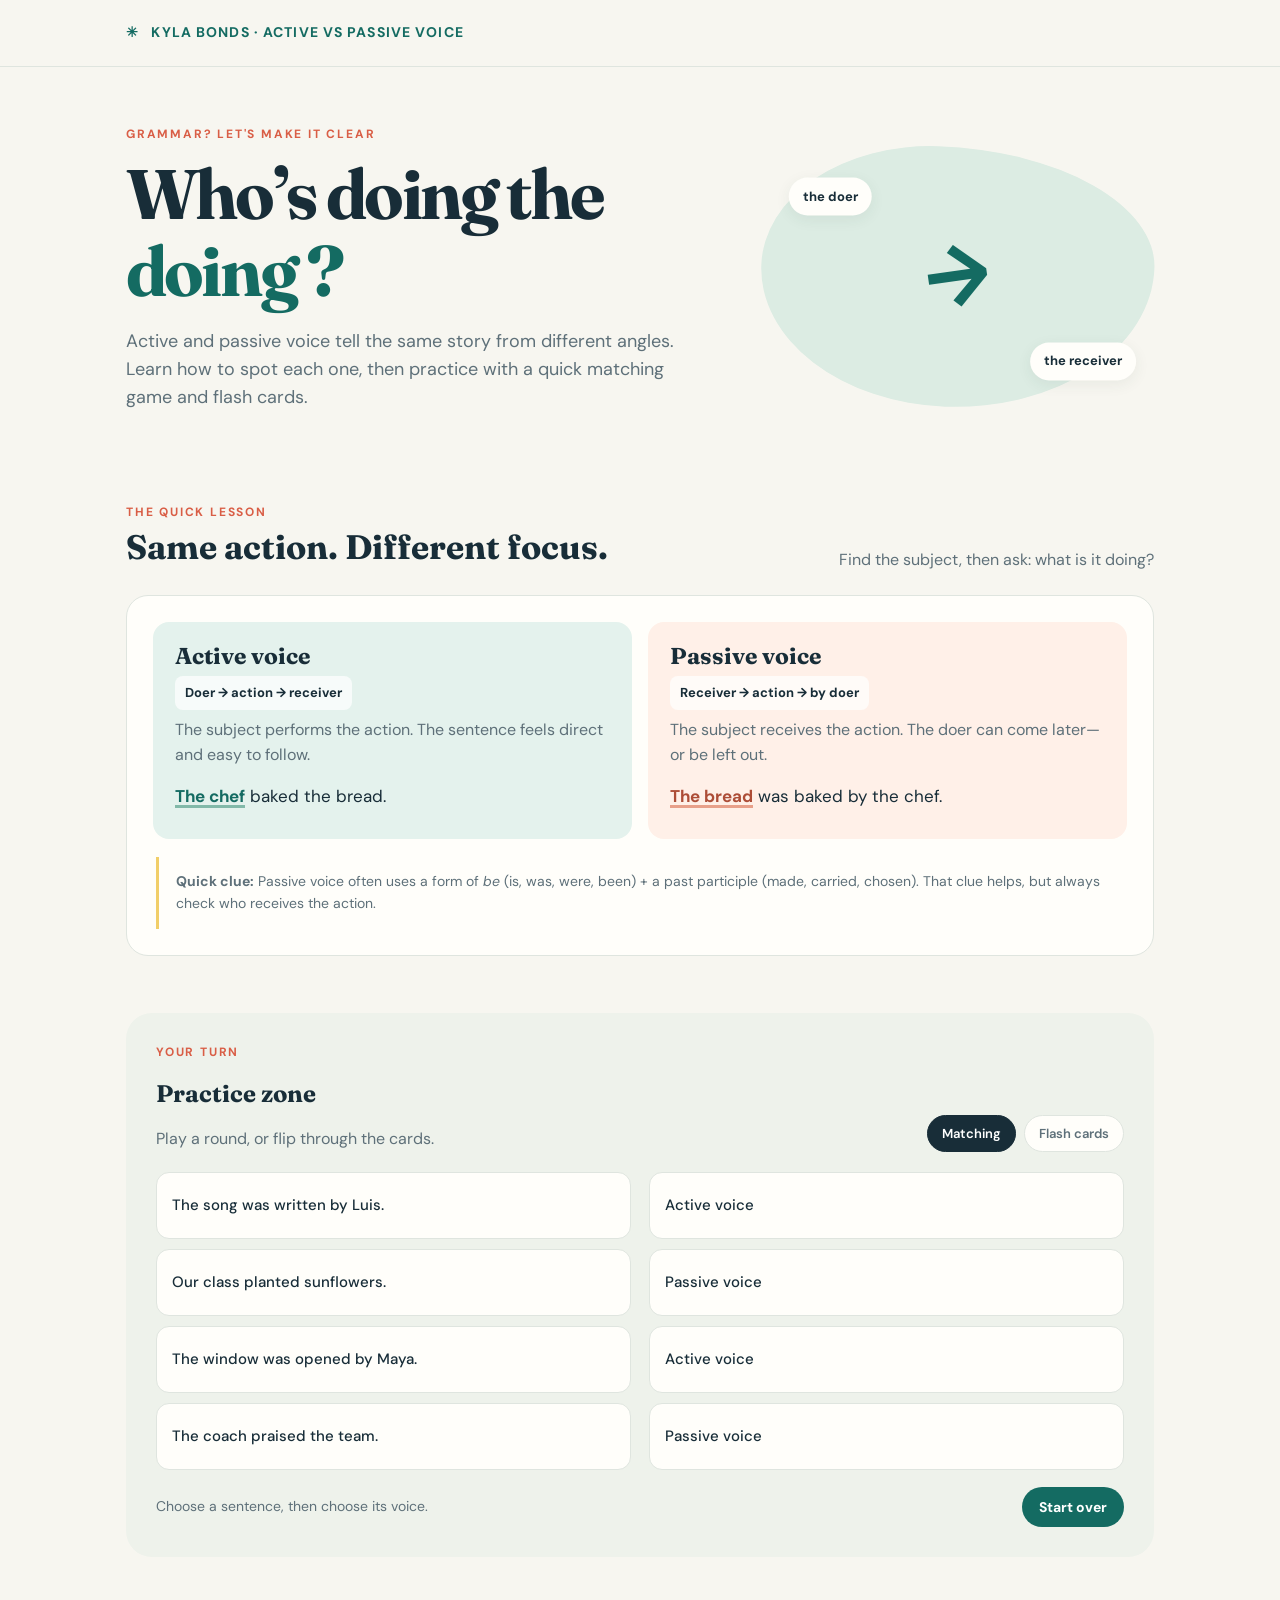
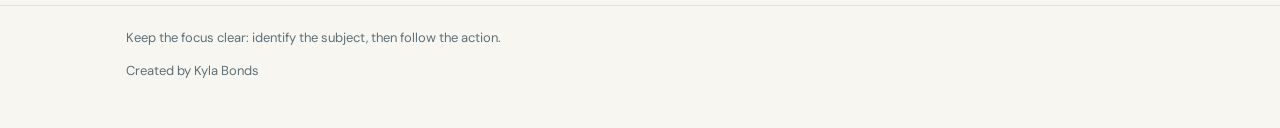
<file: index.html>
<!doctype html>
<html lang="en">
<head>
  <meta charset="utf-8">
  <meta name="viewport" content="width=device-width, initial-scale=1">
  <meta http-equiv="refresh" content="0; url=avpv/avpv.html">
  <title>Voice Lab — Active &amp; Passive Voice</title>
  <link rel="canonical" href="avpv/avpv.html">
</head>
<body>
  <p>Opening Voice Lab…</p>
  <p><a href="avpv/avpv.html">Open the Active vs. Passive Voice website</a></p>
</body>
</html>
</file>
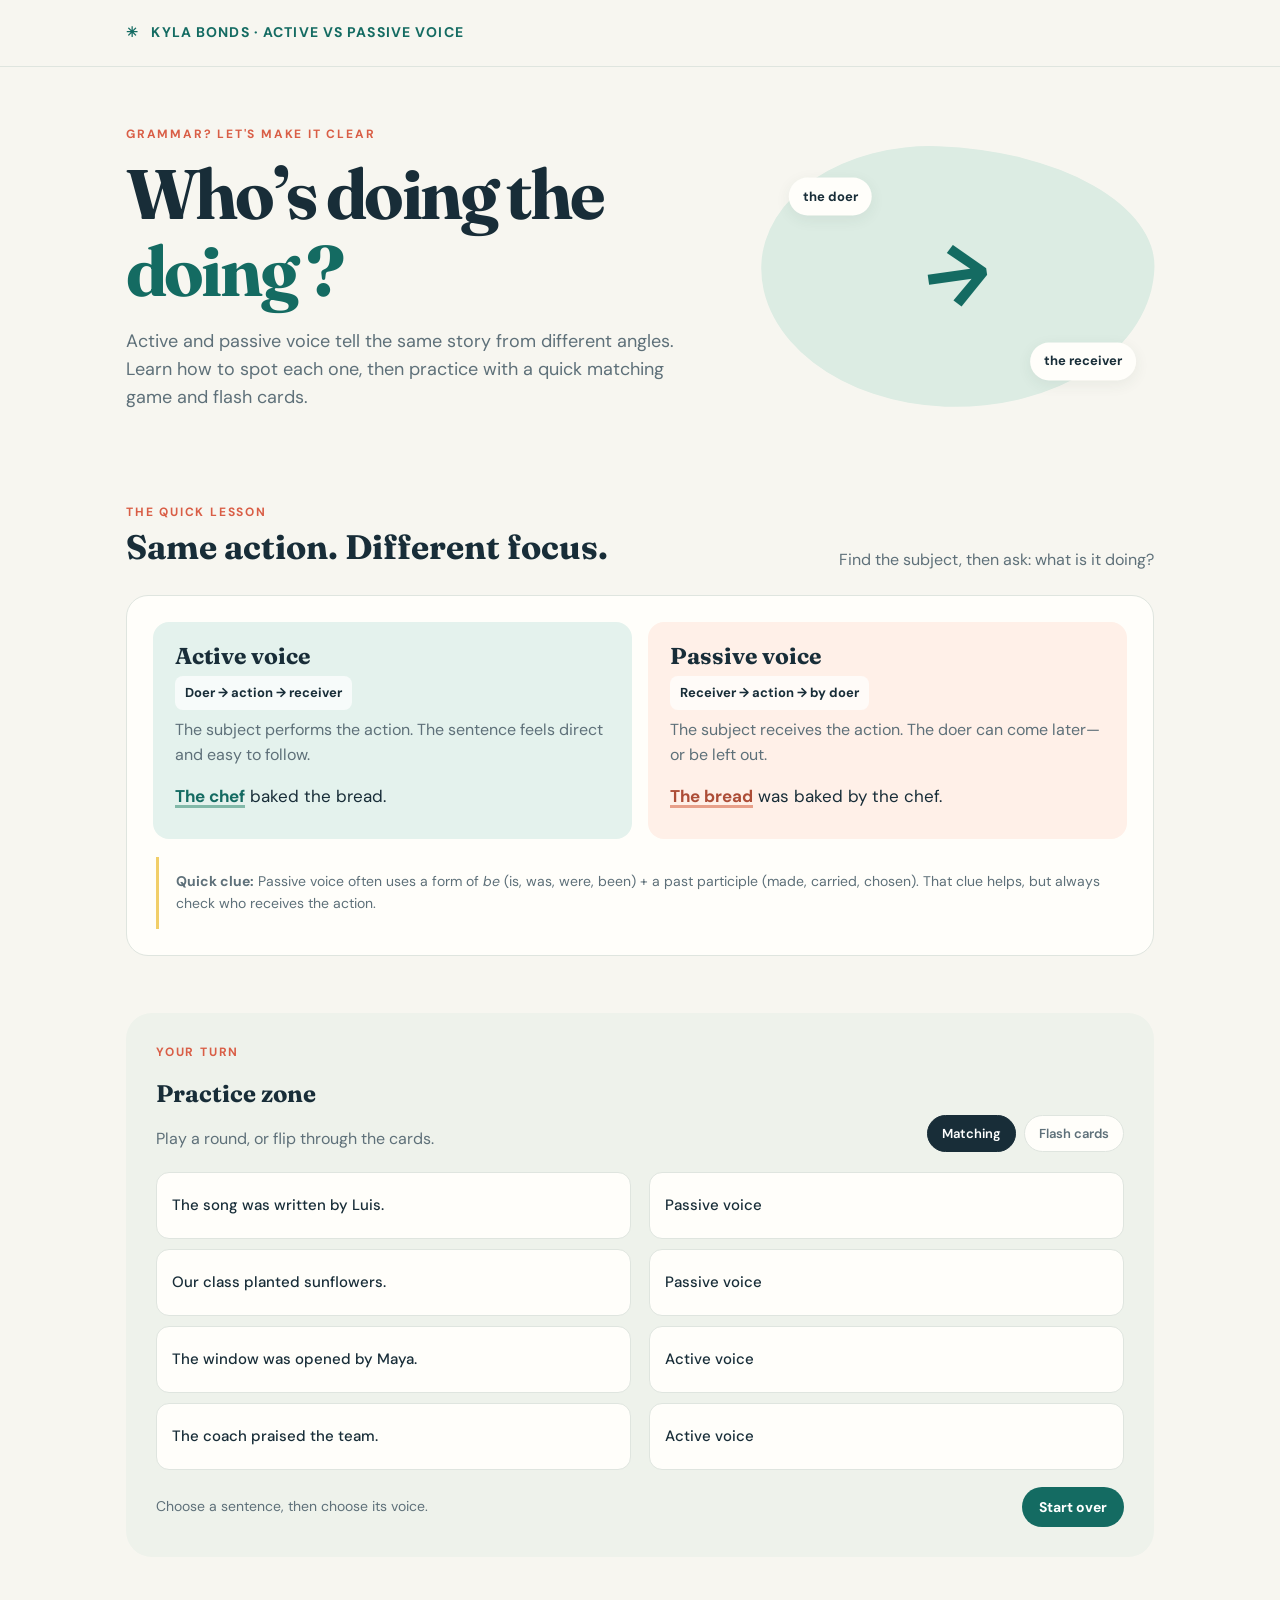
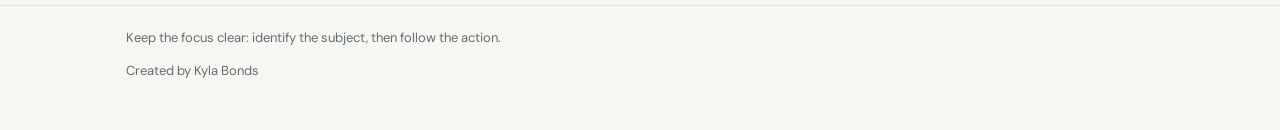
<file: avpv/avpv.html>
<!DOCTYPE html>
<html lang="en">

<head>
    <meta charset="UTF-8">
    <meta name="viewport" content="width=device-width, initial-scale=1">

    <title> Kyla Bonds — Active & Passive Voice</title>

    <link rel="stylesheet" href="style.css">
    <script src="script.js" defer></script>
</head>

<body>

    <!-- Header -->
    <header class="top">
        <div class="wrap">
            <div class="brand">
                ✳ &nbsp; Kyla Bonds · Active vs Passive Voice
            </div>
        </div>
    </header>

    <main class="wrap">

        <!-- Hero Section -->
        <section class="hero">

            <div>
                <div class="eyebrow">
                    Grammar? Let's make it clear
                </div>

                <h1>
                    Who’s doing the <em>doing ?</em>
                </h1>

                <p class="intro">
                    Active and passive voice tell the same story
                    from different angles. Learn how to spot each
                    one, then practice with a quick matching game
                    and flash cards.
                </p>
            </div>

            <div class="hero-art" aria-hidden="true">
                <span class="tag one">the doer</span>
                <span class="arrow">→</span>
                <span class="tag two">the receiver</span>
            </div>

        </section>


        <!-- Quick Lesson Section -->
        <section class="section" aria-labelledby="lesson-title">

            <div class="section-head">

                <div>
                    <div class="eyebrow">The quick lesson</div>

                    <h2 id="lesson-title">
                        Same action. Different focus.
                    </h2>
                </div>

                <p>
                    Find the subject, then ask: what is it doing?
                </p>

            </div>


            <div class="lesson">

                <div class="lesson-grid">

                    <!-- Active Voice -->
                    <article class="voice-card active">

                        <h3>Active voice</h3>

                        <span class="formula">
                            Doer → action → receiver
                        </span>

                        <p>
                            The subject performs the action.
                            The sentence feels direct and easy
                            to follow.
                        </p>

                        <p class="example">
                            <span class="actor">The chef</span>
                            baked the bread.
                        </p>

                    </article>


                    <!-- Passive Voice -->
                    <article class="voice-card passive">

                        <h3>Passive voice</h3>

                        <span class="formula">
                            Receiver → action → by doer
                        </span>

                        <p>
                            The subject receives the action.
                            The doer can come later—or be left out.
                        </p>

                        <p class="example">
                            <span class="receiver">The bread</span>
                            was baked by the chef.
                        </p>

                    </article>

                </div>


                <!-- Helpful Tip -->
                <div class="tip">
                    <strong>Quick clue:</strong>
                    Passive voice often uses a form of
                    <em>be</em> (is, was, were, been) +
                    a past participle (made, carried, chosen).
                    That clue helps, but always check who
                    receives the action.
                </div>

            </div>

        </section>


        <!-- Interactive Practice Section -->
        <section class="activity" aria-labelledby="practice-title">

            <div class="section-head">

                <div>
                    <div class="eyebrow">Your turn</div>

                    <h2 id="practice-title">
                        Practice zone
                    </h2>

                    <p>
                        Play a round, or flip through the cards.
                    </p>
                </div>


                <!-- Activity Tabs -->
                <div class="tabs" role="tablist">

                    <button
                        class="tab"
                        role="tab"
                        aria-selected="true"
                        aria-controls="matching"
                        id="matching-tab">

                        Matching

                    </button>

                    <button
                        class="tab"
                        role="tab"
                        aria-selected="false"
                        aria-controls="flashcards"
                        id="flashcards-tab">

                        Flash cards

                    </button>

                </div>

            </div>


            <!-- Matching Game -->
            <div
                id="matching"
                class="panel active"
                role="tabpanel"
                aria-labelledby="matching-tab">

                <div class="match-layout">

                    <div
                        class="match-col"
                        id="leftCards"
                        aria-label="Sentences">
                    </div>

                    <div
                        class="match-col"
                        id="rightCards"
                        aria-label="Voice types">
                    </div>

                </div>


                <div class="activity-foot">

                    <span id="matchStatus" aria-live="polite">
                        Choose a sentence, then choose its voice.
                    </span>

                    <button class="button" id="resetMatch">
                        Start over
                    </button>

                </div>

            </div>


            <!-- Flashcards -->
            <div
                id="flashcards"
                class="panel"
                role="tabpanel"
                aria-labelledby="flashcards-tab"
                hidden>

                <div class="flash-wrap">

                    <button
                        class="arrow-btn"
                        id="prevCard"
                        aria-label="Previous card">

                        ‹

                    </button>


                    <div
                        class="flashcard"
                        id="flashcard"
                        tabindex="0"
                        role="button"
                        aria-label="Flash card. Click to reveal answer.">

                    </div>


                    <button
                        class="arrow-btn"
                        id="nextCard"
                        aria-label="Next card">

                        ›

                    </button>

                </div>


                <!-- Flashcard Progress -->
                <div
                    class="progress"
                    role="progressbar"
                    aria-label="Flashcard progress"
                    aria-valuemin="0"
                    aria-valuemax="100">

                    <span id="progressBar"></span>

                </div>

                <p class="flash-foot" id="cardCount"></p>

            </div>

        </section>

    </main>


    <!-- Footer -->
    <footer class="footer">
        <div class="wrap">
            Keep the focus clear: identify the subject,
            then follow the action.

            <p>Created by Kyla Bonds</p>
        </div>
    </footer>

</body>
</html>
</file>
<file: avpv/style.css>
/* =========================================
   1. GOOGLE FONTS
========================================= */

@import url('https://fonts.googleapis.com/css2?family=DM+Sans:wght@400;500;600;700&family=Fraunces:opsz,wght@9..144,600;9..144,700&display=swap');


/* =========================================
   2. COLOR VARIABLES
========================================= */

:root {
    --ink: #182d38;
    --muted: #5e7079;

    --paper: #f7f6f0;
    --white: #fffefa;

    --teal: #146b62;
    --teal-light: #e4f2ed;

    --coral: #d95e46;
    --coral-light: #fff0e8;

    --line: #dfe5df;
    --yellow: #f1ce68;
}


/* =========================================
   3. GENERAL STYLES
========================================= */

* {
    box-sizing: border-box;
}

body {
    margin: 0;
    background: var(--paper);
    color: var(--ink);

    font-family: 'DM Sans', sans-serif;
    line-height: 1.55;
}

a {
    color: inherit;
}

.wrap {
    max-width: 1080px;
    margin: auto;
    padding: 0 26px;
}

h1,
h2,
h3 {
    font-family: 'Fraunces', Georgia, serif;
    line-height: 1.1;
}


/* =========================================
   4. HEADER
========================================= */

.top {
    padding: 22px 0;
    border-bottom: 1px solid var(--line);
}

.brand {
    color: var(--teal);

    font-size: 14px;
    font-weight: 700;
    letter-spacing: .08em;
    text-transform: uppercase;
}


/* =========================================
   5. HERO SECTION
========================================= */

.hero {
    padding: 58px 0 38px;

    display: grid;
    grid-template-columns: 1.2fr .8fr;
    gap: 45px;
    align-items: center;
}

.eyebrow {
    color: var(--coral);

    font-size: 12px;
    font-weight: 700;
    letter-spacing: .15em;
    text-transform: uppercase;
}

h1 {
    max-width: 650px;
    margin: 13px 0 18px;

    font-size: clamp(42px, 6vw, 70px);
    letter-spacing: -.04em;
}

h1 em {
    color: var(--teal);
    font-style: normal;
}

.intro {
    max-width: 580px;

    color: var(--muted);
    font-size: 18px;
}


/* Hero Graphic */

.hero-art {
    height: 260px;

    background: #dcece3;
    border-radius: 44% 56% 52% 48% / 48% 44% 56% 52%;

    display: grid;
    place-items: center;

    position: relative;
    transform: rotate(2deg);
}

.hero-art .arrow {
    color: var(--teal);
    font-size: 84px;
    font-weight: 700;

    transform: rotate(-10deg);
}

.hero-art .tag {
    position: absolute;

    padding: 9px 14px;

    background: var(--white);
    border-radius: 99px;

    font-size: 13px;
    font-weight: 700;

    box-shadow: 0 4px 15px #27423a12;
    transform: rotate(-2deg);
}

.tag.one {
    top: 35px;
    left: 25px;
}

.tag.two {
    right: 15px;
    bottom: 31px;
}


/* =========================================
   6. QUICK LESSON SECTION
========================================= */

.section {
    padding: 35px 0 52px;
}

.section-head {
    margin-bottom: 22px;

    display: flex;
    justify-content: space-between;
    align-items: end;
    gap: 20px;
}

.section h2 {
    margin: 7px 0;
    font-size: 34px;
}

.section-head p {
    margin: 0;
    color: var(--muted);
}


/* Lesson Container */

.lesson {
    padding: 26px;

    background: var(--white);
    border: 1px solid var(--line);
    border-radius: 22px;
}

.lesson-grid {
    display: grid;
    grid-template-columns: 1fr 1fr;
    gap: 16px;
}


/* Active and Passive Cards */

.voice-card {
    padding: 22px;
    border-radius: 16px;
}

.voice-card.active {
    background: var(--teal-light);
}

.voice-card.passive {
    background: var(--coral-light);
}

.voice-card h3 {
    margin: 0 0 7px;
    font-size: 23px;
}

.voice-card p {
    margin: 8px 0;
    color: var(--muted);
}

.formula {
    display: inline-block;

    padding: 7px 10px;

    background: #ffffffb8;
    border-radius: 8px;

    font-size: 13px;
    font-weight: 700;
}


/* Sentence Examples */

.example {
    margin-top: 15px !important;

    color: var(--ink) !important;
    font-size: 17px;
}

.actor {
    color: var(--teal);
    font-weight: 700;

    text-decoration: underline;
    text-decoration-color: #82b9a9;
    text-decoration-thickness: 3px;
    text-underline-offset: 3px;
}

.receiver {
    color: #ad4d37;
    font-weight: 700;

    text-decoration: underline;
    text-decoration-color: #e8a08a;
    text-decoration-thickness: 3px;
    text-underline-offset: 3px;
}


/* Quick Tip */

.tip {
    margin: 18px 3px 0;
    padding: 14px 17px;

    border-left: 3px solid var(--yellow);

    color: var(--muted);
    font-size: 14px;
}


/* =========================================
   7. PRACTICE ZONE
========================================= */

.activity {
    margin: 5px 0 48px;
    padding: 30px;

    background: #eef2eb;
    border-radius: 26px;
}

.activity .section-head {
    margin-bottom: 20px;
}


/* =========================================
   8. ACTIVITY TABS
========================================= */

.tabs {
    display: flex;
    gap: 8px;
}

.tab {
    padding: 9px 14px;

    background: var(--white);
    border: 1px solid var(--line);
    border-radius: 99px;

    color: var(--muted);
    font: 600 13px 'DM Sans', sans-serif;

    cursor: pointer;
}

.tab[aria-selected="true"] {
    background: var(--ink);
    border-color: var(--ink);
    color: white;
}


/* Activity Panels */

.panel {
    display: none;
}

.panel.active {
    display: block;
}


/* =========================================
   9. MATCHING GAME
========================================= */

.match-layout {
    display: grid;
    grid-template-columns: 1fr 1fr;
    gap: 18px;
}

.match-col {
    display: grid;
    gap: 10px;
}

.match-card {
    min-height: 67px;
    padding: 15px;

    background: var(--white);
    border: 1px solid var(--line);
    border-radius: 13px;

    color: var(--ink);
    text-align: left;
    font: 500 15px/1.4 'DM Sans', sans-serif;

    cursor: pointer;
    transition: .18s;
}

.match-card:hover {
    border-color: var(--teal);
    transform: translateY(-1px);
}

.match-card.selected {
    background: var(--teal-light);
    outline: 2px solid var(--teal);
}

.match-card.matched {
    background: #e2f1e9;
    border-color: #74b29d;
    cursor: default;
}

.match-card.wrong {
    animation: shake .25s;
}


/* Incorrect Match Animation */

@keyframes shake {
    25% {
        transform: translateX(-4px);
    }

    75% {
        transform: translateX(4px);
    }
}


/* Matching Game Footer */

.activity-foot {
    margin-top: 17px;

    display: flex;
    align-items: center;
    justify-content: space-between;

    color: var(--muted);
    font-size: 14px;
}


/* Buttons */

.button {
    padding: 11px 17px;

    background: var(--teal);
    border: 0;
    border-radius: 99px;

    color: white;
    font: 700 14px 'DM Sans', sans-serif;

    cursor: pointer;
}

.button:hover {
    background: #0d514b;
}


/* =========================================
   10. FLASHCARDS
========================================= */

.flash-wrap {
    max-width: 660px;
    margin: 0 auto;

    display: grid;
    grid-template-columns: 48px 1fr 48px;
    align-items: center;
    gap: 13px;
}


/* Previous and Next Buttons */

.arrow-btn {
    width: 44px;
    height: 44px;

    background: var(--white);
    border: 1px solid var(--line);
    border-radius: 50%;

    color: var(--ink);
    font-size: 20px;

    cursor: pointer;
}


/* Flashcard Design */

.flashcard {
    min-height: 205px;
    padding: 30px;

    background: var(--white);
    border: 1px solid var(--line);
    border-radius: 20px;

    display: flex;
    flex-direction: column;
    align-items: center;
    justify-content: center;

    text-align: center;
    cursor: pointer;

    box-shadow: 0 7px 25px #263b2e09;
}

.flashcard .small {
    color: var(--teal);

    font-size: 11px;
    font-weight: 700;
    letter-spacing: .15em;
    text-transform: uppercase;
}

.flashcard .phrase {
    margin: 16px 0;

    font: 600 27px/1.25 'Fraunces', Georgia, serif;
}

.flashcard .hint {
    color: var(--muted);
    font-size: 13px;
}

.flashcard.revealed {
    background: #e5f1e9;
}


/* Flashcard Progress Bar */

.progress {
    max-width: 600px;
    height: 5px;
    margin: 14px auto 0;

    background: #dce3db;
    border-radius: 9px;
    overflow: hidden;
}

.progress span {
    display: block;
    width: 0;
    height: 100%;

    background: var(--teal);
    transition: width .2s;
}

.flash-foot {
    margin: 13px 0 0;

    color: var(--muted);
    font-size: 13px;
    text-align: center;
}


/* =========================================
   11. FOOTER
========================================= */

.footer {
    padding: 22px 0 35px;

    border-top: 1px solid var(--line);

    color: var(--muted);
    font-size: 13px;
}


/* =========================================
   12. RESPONSIVE DESIGN
========================================= */

@media (max-width: 700px) {

    /* Hero */

    .hero {
        padding-top: 40px;

        grid-template-columns: 1fr;
        gap: 20px;
    }

    .hero-art {
        width: 85%;
        height: 170px;
        margin: 0 auto;
    }

    .hero-art .arrow {
        font-size: 60px;
    }


    /* Section Headings */

    .section-head {
        align-items: start;
        flex-direction: column;
    }


    /* Lesson and Matching */

    .lesson-grid,
    .match-layout {
        grid-template-columns: 1fr;
    }


    /* Practice Zone */

    .activity {
        padding: 22px 16px;
    }

    .tabs {
        width: 100%;
    }

    .tab {
        flex: 1;
    }

    .match-card {
        min-height: 58px;
    }


    /* Flashcards */

    .flash-wrap {
        grid-template-columns: 38px 1fr 38px;
        gap: 6px;
    }

    .arrow-btn {
        width: 36px;
        height: 36px;
    }

    .flashcard {
        min-height: 200px;
        padding: 20px;
    }

    .flashcard .phrase {
        font-size: 23px;
    }

}
</file>
